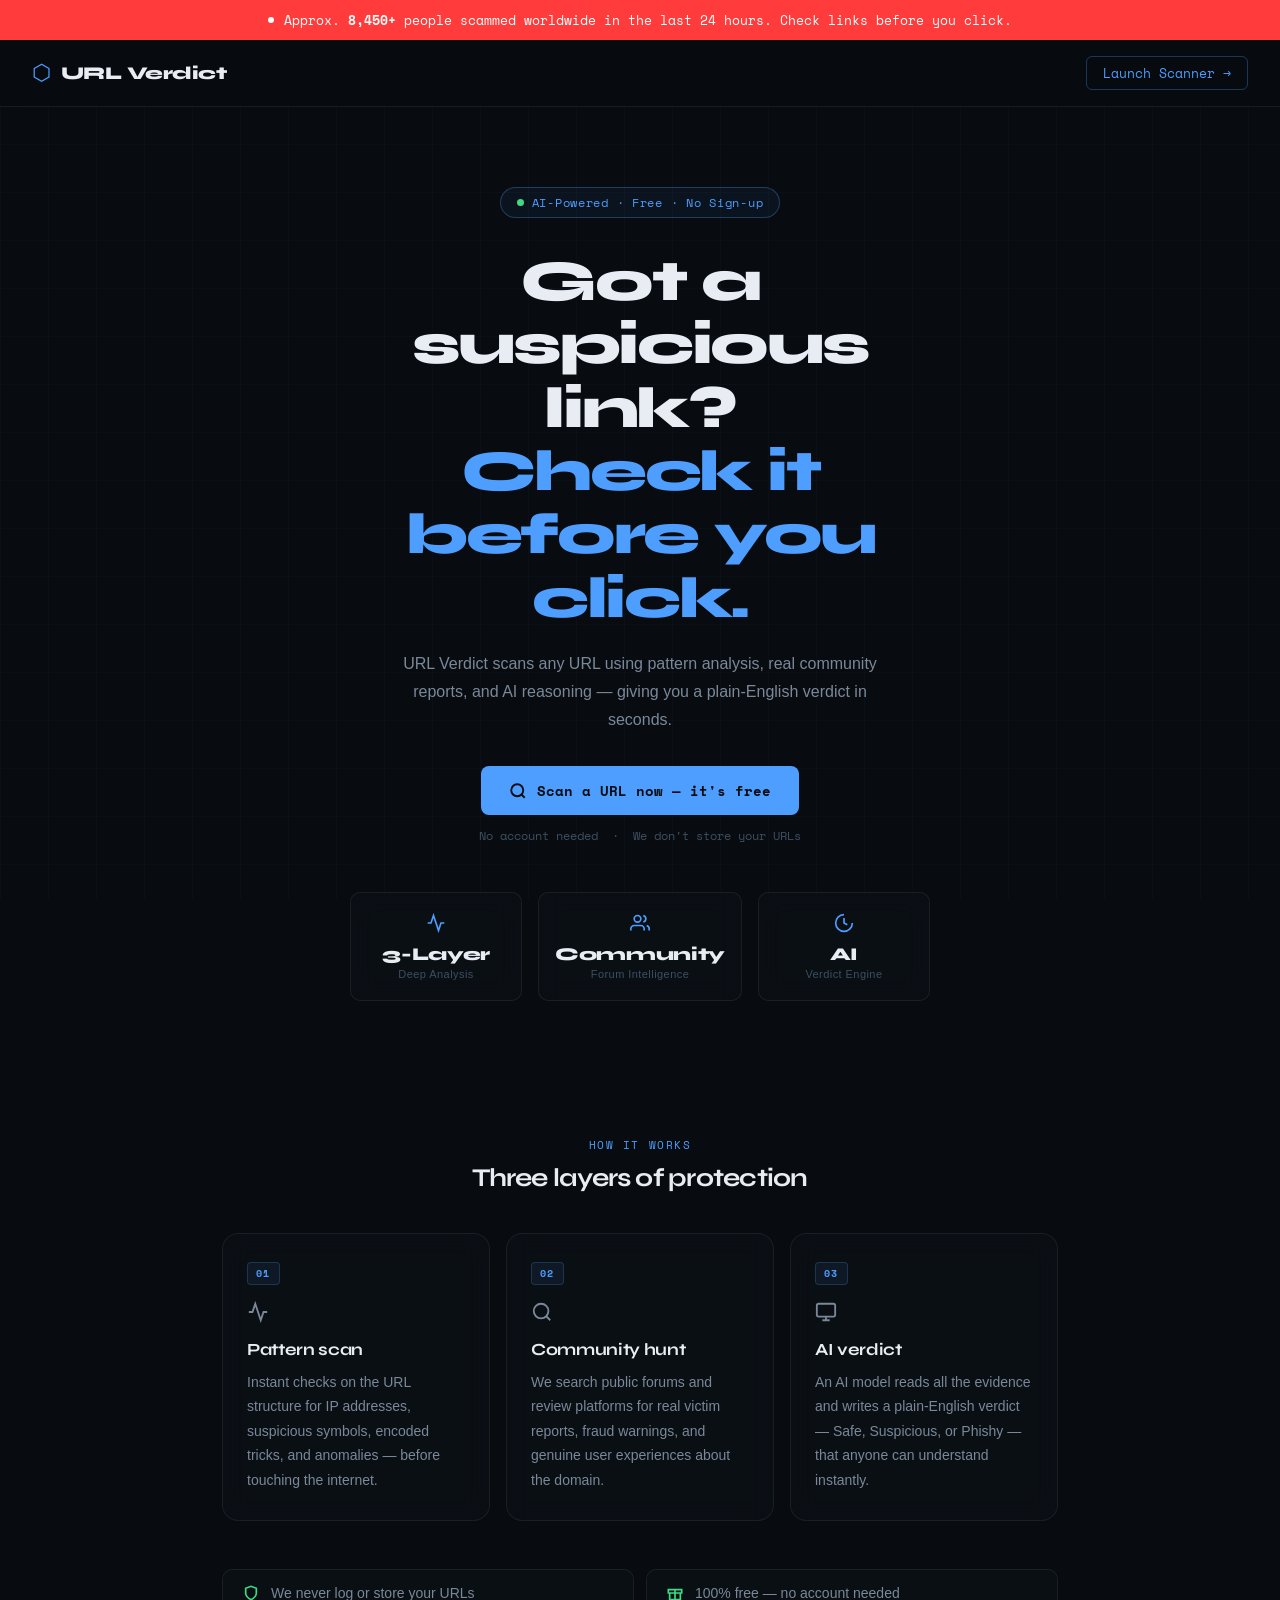
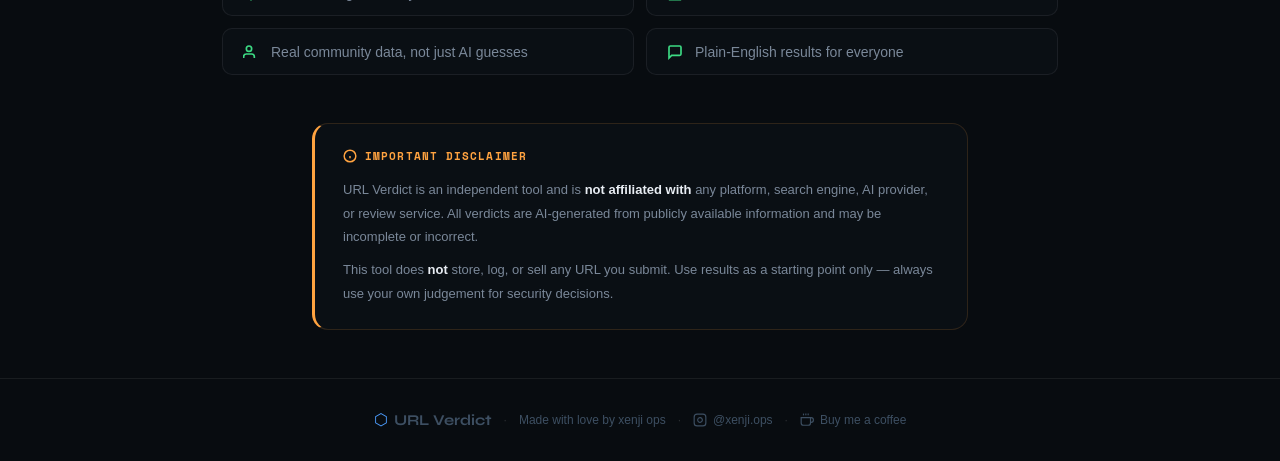
<file: templates/index.html>
<!DOCTYPE html>
<html lang="en">

<head>
  <meta charset="UTF-8" />
  <meta name="viewport" content="width=device-width, initial-scale=1.0" />
  <title>URL Verdict — Is That Link Safe?</title>
  <meta name="description"
    content="URL Verdict checks URLs in real-time using AI + community intelligence. Free and instant." />
  <meta property="og:title" content="URL Verdict — Is That Link Safe?" />
  <meta property="og:description"
    content="Check any URL for phishing, scams, or fraud using AI + real community reports. Free and instant." />
  <meta property="og:type" content="website" />
  <meta property="og:url" content="https://urlverdict.vercel.app" />
  <meta name="twitter:card" content="summary_large_image" />
  <meta property="og:image" content="https://urlverdict.vercel.app/static/og-image.png" />
  <meta name="twitter:image" content="https://urlverdict.vercel.app/static/og-image.png" />
  <link rel="icon"
    href="data:image/svg+xml,<svg xmlns='http://www.w3.org/2000/svg' viewBox='0 0 100 100'><text y='.9em' font-size='90'>🔗</text></svg>" />
  <link rel="preconnect" href="https://fonts.googleapis.com" />
  <link
    href="https://fonts.googleapis.com/css2?family=Space+Mono:wght@400;700&family=Syne:wght@400;700;800&display=swap"
    rel="stylesheet" />
  <link rel="stylesheet" href="/static/style.css?v=2.2" />
</head>

<body class="landing-body">

  <div class="scan-line"></div>
  <div class="grid-bg"></div>

  <div class="global-alert-banner">
    <div class="pulse-dot"></div>
    <span>Approx. <strong>8,450+</strong> people scammed worldwide in the last 24 hours. Check links before you click.</span>
  </div>

  <nav class="navbar">
    <div class="nav-logo">
      <span class="logo-icon">⬡</span>
      <span class="logo-text">URL Verdict</span>
    </div>
    <a href="/app" class="nav-cta">Launch Scanner →</a>
  </nav>

  <main class="hero">
    <div class="hero-badge">
      <span class="badge-dot"></span>
      AI-Powered · Free · No Sign-up
    </div>

    <h1 class="hero-title">
      Got a suspicious link?<br />
      <span class="accent-text">Check it before you click.</span>
    </h1>

    <p class="hero-sub">
      URL Verdict scans any URL using pattern analysis, real community reports,
      and AI reasoning — giving you a plain-English verdict in seconds.
    </p>

    <a href="/app" class="hero-btn">
      <svg width="18" height="18" viewBox="0 0 24 24" fill="none" stroke="currentColor" stroke-width="2.5">
        <circle cx="11" cy="11" r="8" />
        <path d="M21 21l-4.35-4.35" />
      </svg>
      <span>Scan a URL now — it's free</span>
    </a>

    <p class="hero-reassurance">No account needed &nbsp;·&nbsp; We don't store your URLs</p>

    <div class="stats-row">
      <div class="stat-card">
        <div class="stat-icon">
          <svg width="20" height="20" viewBox="0 0 24 24" fill="none" stroke="currentColor" stroke-width="2">
            <polyline points="22 12 18 12 15 21 9 3 6 12 2 12" />
          </svg>
        </div>
        <div class="stat-num">3-Layer</div>
        <div class="stat-label">Deep Analysis</div>
      </div>
      <div class="stat-card">
        <div class="stat-icon">
          <svg width="20" height="20" viewBox="0 0 24 24" fill="none" stroke="currentColor" stroke-width="2">
            <path d="M17 21v-2a4 4 0 0 0-4-4H5a4 4 0 0 0-4 4v2" />
            <circle cx="9" cy="7" r="4" />
            <path d="M23 21v-2a4 4 0 0 0-3-3.87" />
            <path d="M16 3.13a4 4 0 0 1 0 7.75" />
          </svg>
        </div>
        <div class="stat-num">Community</div>
        <div class="stat-label">Forum Intelligence</div>
      </div>
      <div class="stat-card">
        <div class="stat-icon">
          <svg width="20" height="20" viewBox="0 0 24 24" fill="none" stroke="currentColor" stroke-width="2">
            <path d="M12 2a10 10 0 1 0 10 10" />
            <path d="M12 6v6l4 2" />
          </svg>
        </div>
        <div class="stat-num">AI</div>
        <div class="stat-label">Verdict Engine</div>
      </div>
    </div>
  </main>

  <section class="how-section">
    <div class="section-eyebrow">How it works</div>
    <h2 class="section-heading">Three layers of protection</h2>
    <div class="steps-grid">
      <div class="step-card">
        <div class="step-num-badge">01</div>
        <div class="step-icon">
          <svg width="22" height="22" viewBox="0 0 24 24" fill="none" stroke="currentColor" stroke-width="2">
            <polyline points="22 12 18 12 15 21 9 3 6 12 2 12" />
          </svg>
        </div>
        <h3>Pattern scan</h3>
        <p>Instant checks on the URL structure for IP addresses, suspicious symbols, encoded tricks, and anomalies —
          before touching the internet.</p>
      </div>
      <div class="step-card">
        <div class="step-num-badge">02</div>
        <div class="step-icon">
          <svg width="22" height="22" viewBox="0 0 24 24" fill="none" stroke="currentColor" stroke-width="2">
            <circle cx="11" cy="11" r="8" />
            <path d="M21 21l-4.35-4.35" />
          </svg>
        </div>
        <h3>Community hunt</h3>
        <p>We search public forums and review platforms for real victim reports, fraud warnings, and genuine user
          experiences about the domain.</p>
      </div>
      <div class="step-card">
        <div class="step-num-badge">03</div>
        <div class="step-icon">
          <svg width="22" height="22" viewBox="0 0 24 24" fill="none" stroke="currentColor" stroke-width="2">
            <rect x="2" y="3" width="20" height="14" rx="2" />
            <path d="M8 21h8M12 17v4" />
          </svg>
        </div>
        <h3>AI verdict</h3>
        <p>An AI model reads all the evidence and writes a plain-English verdict — Safe, Suspicious, or Phishy — that
          anyone can understand instantly.</p>
      </div>
    </div>
  </section>

  <section class="trust-section">
    <div class="trust-grid">
      <div class="trust-item">
        <svg width="16" height="16" viewBox="0 0 24 24" fill="none" stroke="currentColor" stroke-width="2.5">
          <path d="M12 22s8-4 8-10V5l-8-3-8 3v7c0 6 8 10 8 10z" />
        </svg>
        <span>We never log or store your URLs</span>
      </div>
      <div class="trust-item">
        <svg width="16" height="16" viewBox="0 0 24 24" fill="none" stroke="currentColor" stroke-width="2.5">
          <path d="M20 12V22H4V12" />
          <path d="M22 7H2v5h20V7z" />
          <path d="M12 22V7" />
        </svg>
        <span>100% free — no account needed</span>
      </div>
      <div class="trust-item">
        <svg width="16" height="16" viewBox="0 0 24 24" fill="none" stroke="currentColor" stroke-width="2.5">
          <path d="M17 21v-2a4 4 0 0 0-4-4H5a4 4 0 0 0-4 4v2" />
          <circle cx="9" cy="7" r="4" />
        </svg>
        <span>Real community data, not just AI guesses</span>
      </div>
      <div class="trust-item">
        <svg width="16" height="16" viewBox="0 0 24 24" fill="none" stroke="currentColor" stroke-width="2.5">
          <path d="M21 15a2 2 0 0 1-2 2H7l-4 4V5a2 2 0 0 1 2-2h14a2 2 0 0 1 2 2z" />
        </svg>
        <span>Plain-English results for everyone</span>
      </div>
    </div>
  </section>

  <section class="legal-section">
    <div class="legal-box">
      <div class="legal-title">
        <svg width="14" height="14" viewBox="0 0 24 24" fill="none" stroke="currentColor" stroke-width="2.5">
          <circle cx="12" cy="12" r="10" />
          <line x1="12" y1="16" x2="12" y2="12" />
          <line x1="12" y1="8" x2="12.01" y2="8" />
        </svg>
        Important disclaimer
      </div>
      <p>URL Verdict is an independent tool and is <strong>not affiliated with</strong> any platform, search engine, AI
        provider, or review service. All verdicts are AI-generated from publicly available information and may be
        incomplete or incorrect.</p>
      <p style="margin-top:10px;">This tool does <strong>not</strong> store, log, or sell any URL you submit. Use
        results as a starting point only — always use your own judgement for security decisions.</p>
    </div>
  </section>

  <footer class="footer">
    <div class="footer-inner">
      <div class="footer-logo">
        <span class="logo-icon" style="font-size:16px;">⬡</span>
        <span style="font-family:var(--font-display);font-weight:700;font-size:15px;">URL Verdict</span>
      </div>
      <span class="footer-sep">·</span>
      <span>Made with love by xenji ops</span>
      <span class="footer-sep">·</span>
      <a href="https://instagram.com/xenji.ops" target="_blank" class="footer-link">
        <svg width="14" height="14" viewBox="0 0 24 24" fill="none" stroke="currentColor" stroke-width="2">
          <rect x="2" y="2" width="20" height="20" rx="5" ry="5" />
          <path d="M16 11.37A4 4 0 1 1 12.63 8 4 4 0 0 1 16 11.37z" />
          <line x1="17.5" y1="6.5" x2="17.51" y2="6.5" />
        </svg>
        @xenji.ops
      </a>
      <span class="footer-sep">·</span>
      <a href="https://buymeacoffee.com/xenjiops" target="_blank" class="footer-bmc">
        <svg width="14" height="14" viewBox="0 0 24 24" fill="none" stroke="currentColor" stroke-width="2">
          <path d="M18 8h1a4 4 0 0 1 0 8h-1" />
          <path d="M2 8h16v9a4 4 0 0 1-4 4H6a4 4 0 0 1-4-4V8z" />
          <line x1="6" y1="1" x2="6" y2="4" />
          <line x1="10" y1="1" x2="10" y2="4" />
          <line x1="14" y1="1" x2="14" y2="4" />
        </svg>
        Buy me a coffee
      </a>
    </div>
  </footer>

</body>

</html>
</file>
<file: static/style.css>
/* ===== URL Verdict — Main Stylesheet ===== */

/* ===== RESET & BASE ===== */
*, *::before, *::after { box-sizing: border-box; margin: 0; padding: 0; }

:root {
  --bg: #080C10;
  --bg-panel: rgba(13, 17, 23, 0.65);
  --bg-surface: #141B22;
  --border: rgba(255,255,255,0.07);
  --border-strong: rgba(255,255,255,0.14);
  --text-primary: #E8EDF3;
  --text-secondary: #7A8899;
  --text-muted: #3D4F62;
  --accent-red: #FF3B3B;
  --accent-amber: #FFA340;
  --accent-green: #3DDB84;
  --accent-blue: #4D9EFF;
  --font-display: 'Syne', sans-serif;
  --font-mono: 'Space Mono', monospace;
  --font-body: -apple-system, BlinkMacSystemFont, 'Segoe UI', sans-serif;
  --radius: 10px;
  --radius-lg: 16px;
}

html, body {
  background: var(--bg);
  color: var(--text-primary);
  /* Body uses system font — mono only for UI elements */
  font-family: var(--font-body);
  min-height: 100vh;
  overflow-x: hidden;
}

/* ===== GRID BACKGROUND ===== */
.grid-bg {
  position: fixed;
  inset: 0;
  background-image:
    linear-gradient(rgba(77,158,255,0.03) 1px, transparent 1px),
    linear-gradient(90deg, rgba(77,158,255,0.03) 1px, transparent 1px);
  background-size: 48px 48px;
  pointer-events: none;
  z-index: 0;
}

/* ===== SCAN LINE ANIMATION ===== */
.scan-line {
  position: fixed;
  top: 0; left: 0; right: 0;
  height: 1px;
  background: linear-gradient(90deg, transparent, var(--accent-blue), transparent);
  animation: scanDown 6s linear infinite;
  opacity: 0.4;
  z-index: 1;
  pointer-events: none;
}
@keyframes scanDown {
  0% { top: 0; }
  100% { top: 100vh; }
}

/* ===== NAVBAR ===== */
.navbar {
  position: sticky;
  top: 0;
  z-index: 100;
  display: flex;
  align-items: center;
  justify-content: space-between;
  padding: 1rem 2rem;
  background: rgba(8,12,16,0.85);
  backdrop-filter: blur(12px);
  border-bottom: 1px solid var(--border);
}

.nav-logo {
  display: flex;
  align-items: center;
  gap: 10px;
  text-decoration: none;
  color: var(--text-primary);
}

.logo-icon {
  font-size: 22px;
  color: var(--accent-blue);
  line-height: 1;
}

.logo-text {
  font-family: var(--font-display);
  font-weight: 800;
  font-size: 18px;
  letter-spacing: -0.03em;
}

.nav-cta {
  font-family: var(--font-mono);
  font-size: 13px;
  color: var(--accent-blue);
  text-decoration: none;
  border: 1px solid rgba(77,158,255,0.3);
  padding: 6px 16px;
  border-radius: 6px;
  transition: all 0.2s;
}
.nav-cta:hover {
  background: rgba(77,158,255,0.1);
  border-color: var(--accent-blue);
}

.nav-tag {
  font-size: 11px;
  color: var(--text-muted);
  letter-spacing: 0.08em;
  font-family: var(--font-mono);
}

/* ===================================================
   LANDING PAGE
=================================================== */
.landing-body main { position: relative; z-index: 2; }

.hero {
  text-align: center;
  padding: 5rem 2rem 3.5rem;
  max-width: 720px;
  margin: 0 auto;
}

.hero-badge {
  display: inline-flex;
  align-items: center;
  gap: 8px;
  font-size: 12px;
  font-family: var(--font-mono);
  letter-spacing: 0.06em;
  color: var(--accent-blue);
  border: 1px solid rgba(77,158,255,0.3);
  background: rgba(77,158,255,0.06);
  padding: 6px 16px;
  border-radius: 20px;
  margin-bottom: 2rem;
}

.badge-dot {
  width: 7px;
  height: 7px;
  border-radius: 50%;
  background: var(--accent-green);
  animation: blink 2s ease infinite;
  flex-shrink: 0;
}

.hero-title {
  font-family: var(--font-display);
  font-weight: 800;
  font-size: clamp(2.2rem, 5.5vw, 3.6rem);
  line-height: 1.1;
  letter-spacing: -0.04em;
  color: var(--text-primary);
  margin-bottom: 1.25rem;
}

.accent-text {
  color: var(--accent-blue);
}

.hero-sub {
  font-size: 16px;
  line-height: 1.75;
  color: var(--text-secondary);
  max-width: 520px;
  margin: 0 auto 2rem;
}

.hero-btn {
  display: inline-flex;
  align-items: center;
  gap: 10px;
  background: var(--accent-blue);
  color: #080C10;
  font-family: var(--font-mono);
  font-weight: 700;
  font-size: 14px;
  padding: 14px 28px;
  border-radius: 8px;
  text-decoration: none;
  transition: all 0.2s;
  margin-bottom: 0.75rem;
}
.hero-btn:hover {
  background: #6DB3FF;
  transform: translateY(-2px);
}

.global-alert-banner {
  display: flex;
  align-items: center;
  justify-content: center;
  gap: 10px;
  background: var(--accent-red);
  color: #fff;
  font-family: var(--font-mono);
  font-size: 13px;
  padding: 10px 20px;
  text-align: center;
  position: relative;
  z-index: 101;
}

.global-alert-banner strong {
  font-weight: 700;
}

.global-alert-banner .pulse-dot {
  background-color: #fff;
  animation: pulse-white 1.5s infinite;
}

.pulse-dot {
  width: 6px;
  height: 6px;
  background-color: var(--accent-red);
  border-radius: 50%;
  animation: pulse-red 1.5s infinite;
}

@keyframes pulse-red {
  0% { box-shadow: 0 0 0 0 rgba(255, 59, 59, 0.7); }
  70% { box-shadow: 0 0 0 6px rgba(255, 59, 59, 0); }
  100% { box-shadow: 0 0 0 0 rgba(255, 59, 59, 0); }
}

@keyframes pulse-white {
  0% { box-shadow: 0 0 0 0 rgba(255, 255, 255, 0.9); }
  70% { box-shadow: 0 0 0 6px rgba(255, 255, 255, 0); }
  100% { box-shadow: 0 0 0 0 rgba(255, 255, 255, 0); }
}

.hero-reassurance {
  font-size: 12px;
  color: var(--text-muted);
  font-family: var(--font-mono);
  margin-bottom: 3rem;
}

.stats-row {
  display: grid;
  grid-template-columns: repeat(3, 1fr);
  gap: 16px;
  max-width: 580px;
  margin: 0 auto;
}

.stat-card {
  background: var(--bg-panel);
  backdrop-filter: blur(12px);
  -webkit-backdrop-filter: blur(12px);
  border: 1px solid var(--border);
  border-radius: var(--radius);
  padding: 1.25rem 1rem;
  text-align: center;
  transition: border-color 0.2s;
}
.stat-card:hover { border-color: var(--border-strong); }

.stat-icon {
  color: var(--accent-blue);
  margin-bottom: 0.6rem;
  display: flex;
  justify-content: center;
}

.stat-num {
  font-family: var(--font-display);
  font-weight: 800;
  font-size: 18px;
  letter-spacing: -0.02em;
  color: var(--text-primary);
  margin-bottom: 3px;
}

.stat-label {
  font-size: 11px;
  color: var(--text-muted);
  letter-spacing: 0.04em;
}

/* HOW IT WORKS */
.how-section {
  max-width: 900px;
  margin: 5rem auto 0;
  padding: 0 2rem;
  position: relative;
  z-index: 2;
}

.section-eyebrow {
  font-family: var(--font-mono);
  font-size: 11px;
  letter-spacing: 0.14em;
  color: var(--accent-blue);
  text-transform: uppercase;
  text-align: center;
  margin-bottom: 0.6rem;
}

.section-heading {
  font-family: var(--font-display);
  font-weight: 700;
  font-size: 1.6rem;
  letter-spacing: -0.03em;
  color: var(--text-primary);
  text-align: center;
  margin-bottom: 2.5rem;
}

.steps-grid {
  display: grid;
  grid-template-columns: repeat(3, 1fr);
  gap: 16px;
}

.step-card {
  background: var(--bg-panel);
  backdrop-filter: blur(12px);
  -webkit-backdrop-filter: blur(12px);
  border: 1px solid var(--border);
  border-radius: var(--radius-lg);
  padding: 1.75rem 1.5rem;
  transition: border-color 0.2s;
  position: relative;
}
.step-card:hover { border-color: var(--border-strong); }

.step-num-badge {
  font-family: var(--font-mono);
  font-size: 10px;
  letter-spacing: 0.14em;
  color: var(--accent-blue);
  background: rgba(77,158,255,0.08);
  border: 1px solid rgba(77,158,255,0.2);
  padding: 3px 8px;
  border-radius: 4px;
  display: inline-block;
  margin-bottom: 1rem;
  font-weight: 700;
}

.step-icon {
  color: var(--text-secondary);
  margin-bottom: 0.75rem;
}

.step-card h3 {
  font-family: var(--font-display);
  font-weight: 700;
  font-size: 17px;
  letter-spacing: -0.02em;
  margin-bottom: 0.6rem;
  color: var(--text-primary);
}

.step-card p {
  font-size: 14px;
  line-height: 1.75;
  color: var(--text-secondary);
}

/* TRUST SIGNALS */
.trust-section {
  max-width: 900px;
  margin: 3rem auto;
  padding: 0 2rem;
  position: relative;
  z-index: 2;
}

.trust-grid {
  display: grid;
  grid-template-columns: repeat(2, 1fr);
  gap: 12px;
}

.trust-item {
  display: flex;
  align-items: center;
  gap: 12px;
  background: var(--bg-panel);
  border: 1px solid var(--border);
  border-radius: var(--radius);
  padding: 0.9rem 1.25rem;
  font-size: 14px;
  color: var(--text-secondary);
}

.trust-item svg {
  color: var(--accent-green);
  flex-shrink: 0;
}

/* LEGAL */
.legal-section {
  max-width: 720px;
  margin: 0 auto 3rem;
  padding: 0 2rem;
  position: relative;
  z-index: 2;
}

.legal-box {
  background: var(--bg-panel);
  border: 1px solid rgba(255,163,64,0.15);
  border-left: 3px solid var(--accent-amber);
  border-radius: var(--radius-lg);
  padding: 1.5rem 1.75rem;
}

.legal-title {
  display: flex;
  align-items: center;
  gap: 8px;
  font-size: 11px;
  font-weight: 700;
  font-family: var(--font-mono);
  letter-spacing: 0.1em;
  text-transform: uppercase;
  color: var(--accent-amber);
  margin-bottom: 0.9rem;
}

.legal-box p {
  font-size: 13px;
  line-height: 1.8;
  color: var(--text-secondary);
}

.legal-box strong { color: var(--text-primary); }

/* FOOTER */
.footer {
  text-align: center;
  padding: 2rem 2rem;
  font-size: 12px;
  color: var(--text-muted);
  position: relative;
  z-index: 2;
  border-top: 1px solid var(--border);
  margin-top: 3rem;
}

.footer-inner {
  display: flex;
  align-items: center;
  justify-content: center;
  gap: 12px;
  flex-wrap: wrap;
}

.footer-logo {
  display: flex;
  align-items: center;
  gap: 6px;
}

.footer-sep { color: var(--border-strong); }

.footer-link, .footer-bmc {
  display: flex;
  align-items: center;
  gap: 6px;
  text-decoration: none;
  color: var(--text-muted);
  transition: color 0.2s;
}

.footer-link:hover, .footer-bmc:hover {
  color: var(--text-primary);
}

/* ===================================================
   APP PAGE
=================================================== */
.app-body { position: relative; }

.app-main {
  position: relative;
  z-index: 2;
  max-width: 660px;
  margin: 3rem auto 4rem;
  padding: 0 1.5rem;
}

/* SCANNER PANEL */
.scanner-panel {
  background: var(--bg-panel);
  backdrop-filter: blur(12px);
  -webkit-backdrop-filter: blur(12px);
  border: 1px solid var(--border);
  border-radius: var(--radius-lg);
  padding: 1.75rem;
  margin-bottom: 1.5rem;
}

.panel-header {
  display: flex;
  align-items: center;
  gap: 10px;
  margin-bottom: 1.5rem;
}

.panel-indicator {
  width: 8px; height: 8px;
  background: var(--accent-green);
  border-radius: 50%;
  animation: blink 2s ease infinite;
  flex-shrink: 0;
}
@keyframes blink {
  0%, 100% { opacity: 1; }
  50% { opacity: 0.3; }
}

.panel-title {
  font-family: var(--font-mono);
  font-size: 13px;
  font-weight: 700;
  color: var(--text-primary);
  flex: 1;
}

.panel-hint {
  font-family: var(--font-mono);
  font-size: 11px;
  color: var(--text-muted);
  letter-spacing: 0.04em;
}

.input-group {
  display: flex;
  align-items: center;
  gap: 10px;
  background: var(--bg);
  border: 1px solid var(--border);
  border-radius: var(--radius);
  padding: 0 1rem;
  margin-bottom: 1.25rem;
  transition: border-color 0.2s;
}
.input-group:focus-within {
  border-color: rgba(77,158,255,0.5);
}

.input-prefix {
  color: var(--accent-blue);
  font-size: 16px;
  font-weight: 700;
  font-family: var(--font-mono);
  user-select: none;
  flex-shrink: 0;
}

.url-input {
  flex: 1;
  background: transparent;
  border: none;
  outline: none;
  padding: 1rem 0;
  font-family: var(--font-mono);
  font-size: 14px;
  color: var(--text-primary);
  width: 100%;
  min-width: 0;
}
.url-input::placeholder { color: var(--text-muted); }

.input-clear {
  background: none;
  border: none;
  cursor: pointer;
  color: var(--text-muted);
  display: flex;
  align-items: center;
  padding: 4px;
  border-radius: 4px;
  flex-shrink: 0;
  transition: color 0.15s;
}
.input-clear:hover { color: var(--text-primary); }

@keyframes shake {
  0%, 100% { transform: translateX(0); }
  25% { transform: translateX(-6px); }
  75% { transform: translateX(6px); }
}
.input-shake { animation: shake 0.3s ease; }

.scan-btn {
  display: flex;
  align-items: center;
  justify-content: center;
  gap: 10px;
  width: 100%;
  background: var(--accent-blue);
  color: #080C10;
  border: none;
  border-radius: var(--radius);
  padding: 14px;
  font-family: var(--font-mono);
  font-weight: 700;
  font-size: 15px;
  cursor: pointer;
  transition: all 0.2s;
  margin-bottom: 1rem;
}
.scan-btn:hover:not(:disabled) {
  background: #6DB3FF;
  transform: translateY(-1px);
}
.scan-btn:disabled { opacity: 0.5; cursor: not-allowed; transform: none; }

.scanner-note {
  font-family: var(--font-mono);
  font-size: 11px;
  color: var(--text-muted);
  text-align: center;
  line-height: 1.6;
}

/* LOADING PANEL */
.loading-panel {
  background: var(--bg-panel);
  backdrop-filter: blur(12px);
  -webkit-backdrop-filter: blur(12px);
  border: 1px solid var(--border);
  border-radius: var(--radius-lg);
  padding: 2.5rem 2rem;
  text-align: center;
}

.radar-ring {
  width: 56px; height: 56px;
  border: 2px solid var(--border);
  border-top-color: var(--accent-blue);
  border-radius: 50%;
  margin: 0 auto 1rem;
  animation: spin 1s linear infinite;
}
@keyframes spin { to { transform: rotate(360deg); } }

.loading-domain {
  font-family: var(--font-mono);
  font-size: 13px;
  color: var(--accent-blue);
  margin-bottom: 1.5rem;
  word-break: break-all;
}

.loading-steps {
  display: flex;
  flex-direction: column;
  gap: 12px;
  text-align: left;
  max-width: 300px;
  margin: 0 auto;
}

.loading-step {
  display: flex;
  align-items: center;
  gap: 12px;
  font-size: 13px;
  color: var(--text-muted);
  transition: color 0.3s;
}
.loading-step.active { color: var(--text-primary); }

.step-dot {
  width: 8px; height: 8px;
  border-radius: 50%;
  background: var(--text-muted);
  flex-shrink: 0;
  transition: background 0.3s;
}
.loading-step.active .step-dot {
  background: var(--accent-blue);
  animation: blink 0.8s ease infinite;
}

/* RESULT PANEL */
.result-panel {
  background: var(--bg-panel);
  backdrop-filter: blur(12px);
  -webkit-backdrop-filter: blur(12px);
  border: 1px solid var(--border);
  border-radius: var(--radius-lg);
  overflow: hidden;
  transition: box-shadow 0.3s ease;
}
@keyframes slideUp {
  from { opacity: 0; transform: translateY(16px); }
  to   { opacity: 1; transform: translateY(0); }
}

.verdict-header {
  display: flex;
  align-items: flex-start;
  gap: 1.25rem;
  padding: 1.75rem;
  border-bottom: 1px solid var(--border);
}

.verdict-safe   { border-top: 3px solid var(--accent-green); }
.verdict-safe .verdict-value { color: var(--accent-green); }
.verdict-safe .verdict-icon { color: var(--accent-green); background: rgba(61,219,132,0.1); }

.verdict-suspicious { border-top: 3px solid var(--accent-amber); }
.verdict-suspicious .verdict-value { color: var(--accent-amber); }
.verdict-suspicious .verdict-icon { color: var(--accent-amber); background: rgba(255,163,64,0.1); }

.verdict-phishy { border-top: 3px solid var(--accent-red); }
.verdict-phishy .verdict-value { color: var(--accent-red); }
.verdict-phishy .verdict-icon { color: var(--accent-red); background: rgba(255,59,59,0.1); }

.verdict-icon {
  width: 56px; height: 56px;
  border-radius: 12px;
  display: flex; align-items: center; justify-content: center;
  flex-shrink: 0;
  margin-top: 2px;
}

.verdict-text-group { flex: 1; min-width: 0; }

.verdict-label {
  font-family: var(--font-mono);
  font-size: 10px;
  letter-spacing: 0.16em;
  color: var(--text-muted);
  margin-bottom: 2px;
  text-transform: uppercase;
}

.verdict-value {
  font-family: var(--font-display);
  font-weight: 800;
  font-size: 2rem;
  letter-spacing: -0.03em;
  line-height: 1.1;
  margin-left: -2px;
}

.verdict-domain {
  font-family: var(--font-mono);
  font-size: 12px;
  color: var(--text-muted);
  margin-top: 4px;
  overflow: hidden;
  text-overflow: ellipsis;
  white-space: nowrap;
}

.verdict-score { text-align: right; flex-shrink: 0; }

.score-label {
  font-family: var(--font-mono);
  font-size: 10px;
  letter-spacing: 0.12em;
  color: var(--text-muted);
  margin-bottom: 2px;
  text-transform: uppercase;
}

.score-value {
  font-family: var(--font-display);
  font-weight: 700;
  font-size: 1.6rem;
  color: var(--text-primary);
  line-height: 1.1;
}

.score-sublabel {
  font-size: 11px;
  color: var(--text-muted);
  margin-top: 3px;
}

.result-body { padding: 1.5rem 1.75rem; }

.result-section { margin-bottom: 1.5rem; }
.result-section:last-child { margin-bottom: 0; }

.section-label {
  display: flex;
  align-items: center;
  gap: 7px;
  font-family: var(--font-mono);
  font-size: 11px;
  letter-spacing: 0.1em;
  color: var(--text-muted);
  font-weight: 700;
  text-transform: uppercase;
  margin-bottom: 0.75rem;
}

.section-content {
  font-size: 15px;
  line-height: 1.75;
  color: var(--text-secondary);
}

.threat-list {
  list-style: none;
  display: flex;
  flex-direction: column;
  gap: 8px;
}

.threat-item {
  display: flex;
  align-items: flex-start;
  gap: 10px;
  font-size: 13px;
  line-height: 1.6;
  color: var(--text-secondary);
  padding: 10px 12px;
  background: rgba(255,59,59,0.05);
  border: 1px solid rgba(255,59,59,0.12);
  border-radius: 8px;
}
.threat-item::before {
  content: '!';
  font-weight: 700;
  font-size: 11px;
  font-family: var(--font-mono);
  color: var(--accent-red);
  flex-shrink: 0;
  margin-top: 2px;
}

/* RESULT ACTIONS */
.result-actions {
  display: flex;
  border-top: 1px solid var(--border);
}

.action-btn {
  flex: 1;
  display: flex;
  align-items: center;
  justify-content: center;
  gap: 8px;
  padding: 1rem;
  background: transparent;
  border: none;
  font-family: var(--font-mono);
  font-size: 13px;
  cursor: pointer;
  transition: all 0.2s;
  color: var(--text-muted);
}
.action-btn:hover {
  background: var(--bg-surface);
  color: var(--text-primary);
}
.action-btn + .action-btn {
  border-left: 1px solid var(--border);
}

.share-btn:hover { color: var(--accent-blue); }

/* RESULT DISCLAIMER */
.result-disclaimer {
  display: flex;
  align-items: flex-start;
  gap: 8px;
  background: rgba(255,163,64,0.05);
  border-bottom: 1px solid rgba(255,163,64,0.12);
  padding: 10px 1.75rem;
  font-size: 12px;
  font-family: var(--font-mono);
  color: #8A6A3A;
  line-height: 1.6;
}
.result-disclaimer svg { flex-shrink: 0; color: var(--accent-amber); margin-top: 2px; }

/* SAFE WITH ISSUES BANNER */
.issues-banner {
  display: flex;
  align-items: flex-start;
  gap: 10px;
  background: rgba(61,219,132,0.05);
  border-bottom: 1px solid rgba(61,219,132,0.15);
  border-left: 3px solid var(--accent-amber);
  padding: 12px 1.75rem;
  font-size: 13px;
  line-height: 1.65;
  color: var(--text-secondary);
}
.issues-banner svg { flex-shrink: 0; color: var(--accent-green); margin-top: 2px; }
.issues-banner strong { color: var(--accent-green); }

/* ERROR PANEL */
.error-panel {
  background: var(--bg-panel);
  backdrop-filter: blur(12px);
  -webkit-backdrop-filter: blur(12px);
  border: 1px solid rgba(255,59,59,0.2);
  border-top: 3px solid var(--accent-red);
  border-radius: var(--radius-lg);
  padding: 2rem 1.75rem;
  text-align: center;
}

.error-icon {
  width: 48px; height: 48px;
  border-radius: 50%;
  background: rgba(255,59,59,0.1);
  border: 1px solid rgba(255,59,59,0.2);
  display: flex; align-items: center; justify-content: center;
  color: var(--accent-red);
  margin: 0 auto 1rem;
}

.error-msg {
  font-size: 14px;
  color: var(--text-secondary);
  margin-bottom: 0.5rem;
  line-height: 1.6;
}

/* TOAST */
.toast {
  position: fixed;
  bottom: 2rem;
  left: 50%;
  transform: translateX(-50%) translateY(80px);
  background: var(--bg-surface);
  border: 1px solid var(--border-strong);
  color: var(--text-primary);
  font-family: var(--font-mono);
  font-size: 13px;
  padding: 10px 20px;
  border-radius: 8px;
  opacity: 0;
  transition: all 0.3s ease;
  z-index: 999;
  white-space: nowrap;
}
.toast-show {
  opacity: 1;
  transform: translateX(-50%) translateY(0);
}

/* MODAL */
.modal-overlay {
  position: fixed;
  inset: 0;
  background: rgba(8, 12, 16, 0.85);
  backdrop-filter: blur(4px);
  -webkit-backdrop-filter: blur(4px);
  z-index: 1000;
  display: flex;
  align-items: center;
  justify-content: center;
  padding: 1rem;
}

.modal-content {
  background: var(--bg-surface);
  border: 1px solid var(--border-strong);
  border-radius: var(--radius-lg);
  padding: 2rem;
  width: 100%;
  max-width: 440px;
  box-shadow: 0 10px 40px rgba(0,0,0,0.5);
  animation: slideUp 0.3s ease;
}

.modal-title {
  font-family: var(--font-display);
  font-size: 1.25rem;
  font-weight: 700;
  color: var(--text-primary);
  margin-bottom: 0.5rem;
}

.modal-desc {
  font-size: 14px;
  color: var(--text-secondary);
  margin-bottom: 1.25rem;
  line-height: 1.5;
}

.report-textarea {
  width: 100%;
  background: var(--bg);
  border: 1px solid var(--border);
  border-radius: var(--radius);
  padding: 1rem;
  font-family: var(--font-body);
  font-size: 14px;
  color: var(--text-primary);
  resize: vertical;
  min-height: 100px;
  margin-bottom: 1.5rem;
  transition: border-color 0.2s;
}

.report-textarea:focus {
  outline: none;
  border-color: rgba(77,158,255,0.5);
}

.modal-actions {
  display: flex;
  gap: 12px;
  justify-content: flex-end;
}

.modal-actions .scan-btn {
  margin-bottom: 0;
  width: auto;
  padding: 10px 20px;
}

.cancel-btn {
  background: transparent;
  border: 1px solid var(--border);
  border-radius: var(--radius);
  color: var(--text-primary);
  padding: 10px 20px;
  cursor: pointer;
  font-family: var(--font-mono);
  font-size: 14px;
  transition: all 0.2s;
}

.cancel-btn:hover {
  background: var(--bg-panel);
}

/* ===== ENHANCEMENTS ===== */
.panel-glow-safe { box-shadow: 0 0 40px rgba(61,219,132,0.15); }
.panel-glow-suspicious { box-shadow: 0 0 40px rgba(255,163,64,0.15); }
.panel-glow-phishy { box-shadow: 0 0 40px rgba(255,59,59,0.15); }

@keyframes shake-intense {
  0%, 100% { transform: translateX(0); }
  10%, 30%, 50%, 70%, 90% { transform: translateX(-8px); }
  20%, 40%, 60%, 80% { transform: translateX(8px); }
}
.shake-alert { animation: shake-intense 0.6s cubic-bezier(.36,.07,.19,.97) both; }

.recent-scans {
  margin-top: -0.25rem;
  margin-bottom: 1.5rem;
  display: flex;
  align-items: center;
  flex-wrap: wrap;
  gap: 8px;
}

.recent-scans-title {
  font-family: var(--font-mono);
  font-size: 11px;
  color: var(--text-muted);
  text-transform: uppercase;
  letter-spacing: 0.1em;
  margin-right: 4px;
}

.recent-scan-chip {
  background: rgba(255,255,255,0.03);
  border: 1px solid var(--border);
  border-radius: 20px;
  padding: 4px 10px;
  font-family: var(--font-mono);
  font-size: 11px;
  color: var(--text-secondary);
  cursor: pointer;
  display: flex;
  align-items: center;
  gap: 6px;
  transition: all 0.2s;
}

.recent-scan-chip:hover {
  background: rgba(255,255,255,0.08);
  border-color: var(--border-strong);
  color: var(--text-primary);
}

.chip-dot {
  width: 6px; height: 6px;
  border-radius: 50%;
}
.chip-dot.safe { background: var(--accent-green); }
.chip-dot.suspicious { background: var(--accent-amber); }
.chip-dot.phishy { background: var(--accent-red); }

/* ===== RESPONSIVE ===== */
@media (max-width: 640px) {
  .steps-grid { grid-template-columns: 1fr; }
  .stats-row { grid-template-columns: 1fr; gap: 10px; }
  .trust-grid { grid-template-columns: 1fr; }
  .hero { padding: 3rem 1.25rem 2rem; }
  .navbar { padding: 1rem 1.25rem; }
  .how-section, .trust-section, .legal-section { padding: 0 1.25rem; }
  .verdict-header { flex-wrap: wrap; gap: 1rem; }
  .verdict-score { text-align: left; }
  .result-actions { flex-direction: column; }
  .action-btn + .action-btn { border-left: none; border-top: 1px solid var(--border); }
  .panel-hint { display: none; }
  .footer-inner { flex-direction: column; gap: 8px; }
}

@media (max-width: 400px) {
  .hero-title { font-size: 1.9rem; }
  .verdict-value { font-size: 1.6rem; }
  .score-value { font-size: 1.3rem; }
}
</file>
